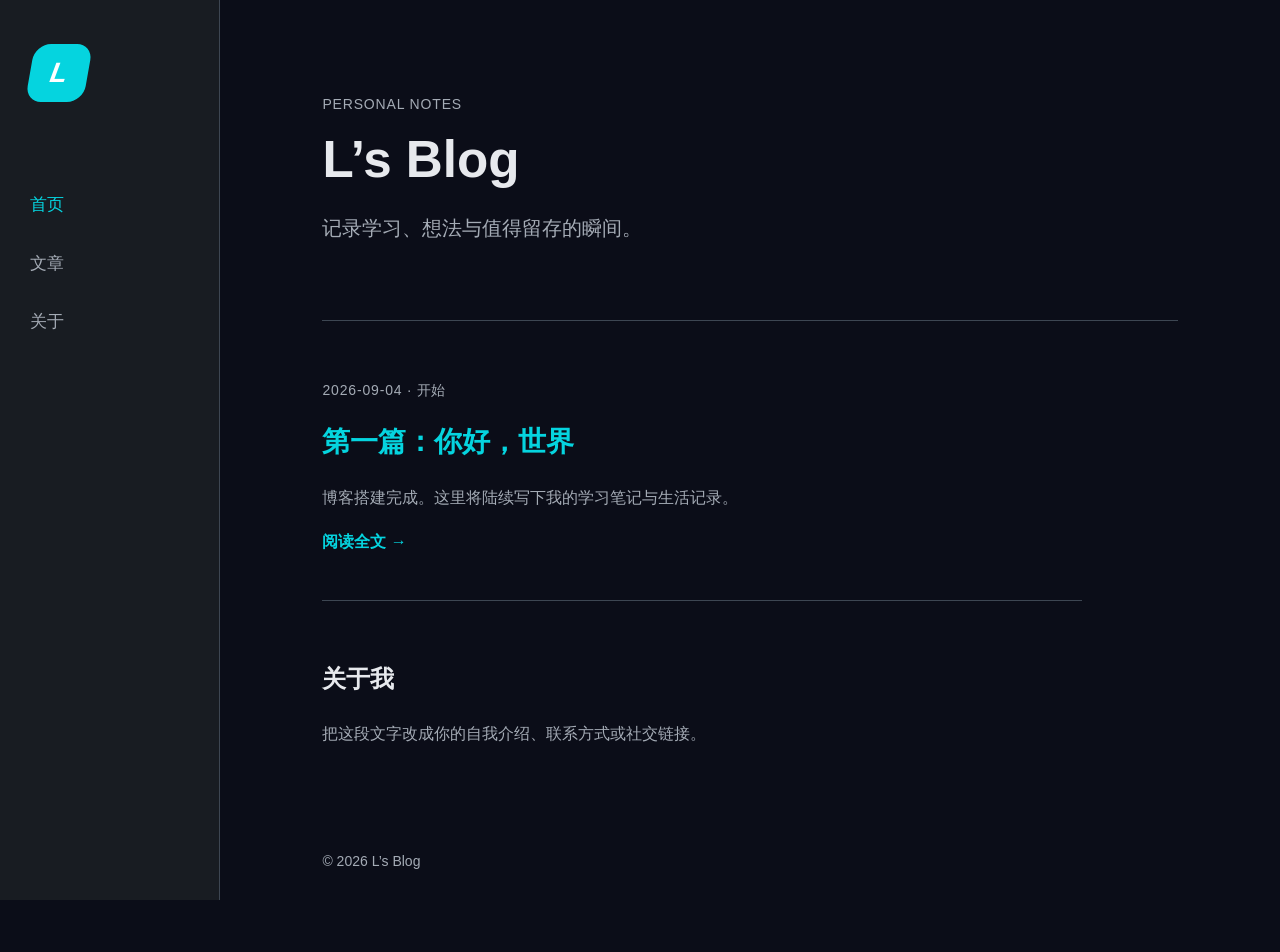
<file: index.html>
<!doctype html>
<html lang="zh-CN">
  <head>
    <meta charset="UTF-8" />
    <meta name="viewport" content="width=device-width, initial-scale=1.0" />
    <meta name="description" content="我的个人博客" />
    <title>L’s Blog</title>
    <link rel="stylesheet" href="style.css" />
  </head>
  <body>
    <aside class="sidebar">
      <a class="brand" href="index.html" aria-label="首页">L</a>
      <nav aria-label="站点导航">
        <a class="active" href="index.html">首页</a>
        <a href="#posts">文章</a>
        <a href="#about">关于</a>
      </nav>
    </aside>
    <main>
      <header class="hero">
        <p class="eyebrow">PERSONAL NOTES</p>
        <h1>L’s Blog</h1>
        <p>记录学习、想法与值得留存的瞬间。</p>
      </header>
      <section id="posts" class="posts" aria-label="最新文章">
        <article>
          <p class="meta">2026-09-04 · 开始</p>
          <h2><a href="posts/hello.html">第一篇：你好，世界</a></h2>
          <p>博客搭建完成。这里将陆续写下我的学习笔记与生活记录。</p>
          <a class="read-more" href="posts/hello.html">阅读全文 →</a>
        </article>
      </section>
      <section id="about" class="about">
        <h2>关于我</h2>
        <p>把这段文字改成你的自我介绍、联系方式或社交链接。</p>
      </section>
      <footer>© 2026 L’s Blog</footer>
    </main>
  </body>
</html>
</file>
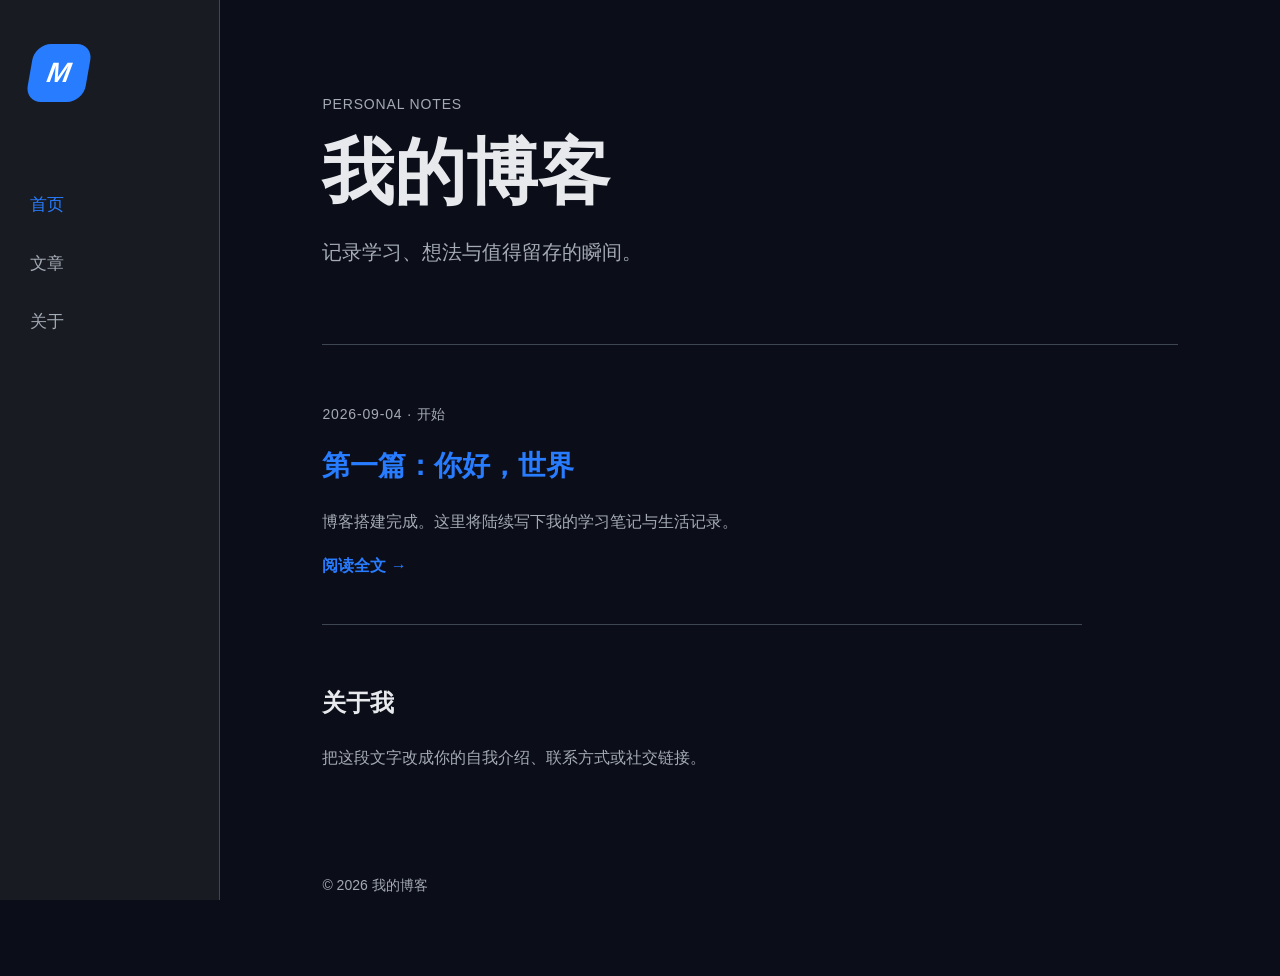
<file: personal-blog/index.html>
<!doctype html>
<html lang="zh-CN">
  <head>
    <meta charset="UTF-8" />
    <meta name="viewport" content="width=device-width, initial-scale=1.0" />
    <meta name="description" content="我的个人博客" />
    <title>我的博客</title>
    <link rel="stylesheet" href="style.css" />
  </head>
  <body>
    <aside class="sidebar">
      <a class="brand" href="index.html" aria-label="首页">M</a>
      <nav aria-label="站点导航">
        <a class="active" href="index.html">首页</a>
        <a href="#posts">文章</a>
        <a href="#about">关于</a>
      </nav>
    </aside>
    <main>
      <header class="hero">
        <p class="eyebrow">PERSONAL NOTES</p>
        <h1>我的博客</h1>
        <p>记录学习、想法与值得留存的瞬间。</p>
      </header>
      <section id="posts" class="posts" aria-label="最新文章">
        <article>
          <p class="meta">2026-09-04 · 开始</p>
          <h2><a href="posts/hello.html">第一篇：你好，世界</a></h2>
          <p>博客搭建完成。这里将陆续写下我的学习笔记与生活记录。</p>
          <a class="read-more" href="posts/hello.html">阅读全文 →</a>
        </article>
      </section>
      <section id="about" class="about">
        <h2>关于我</h2>
        <p>把这段文字改成你的自我介绍、联系方式或社交链接。</p>
      </section>
      <footer>© 2026 我的博客</footer>
    </main>
  </body>
</html>
</file>
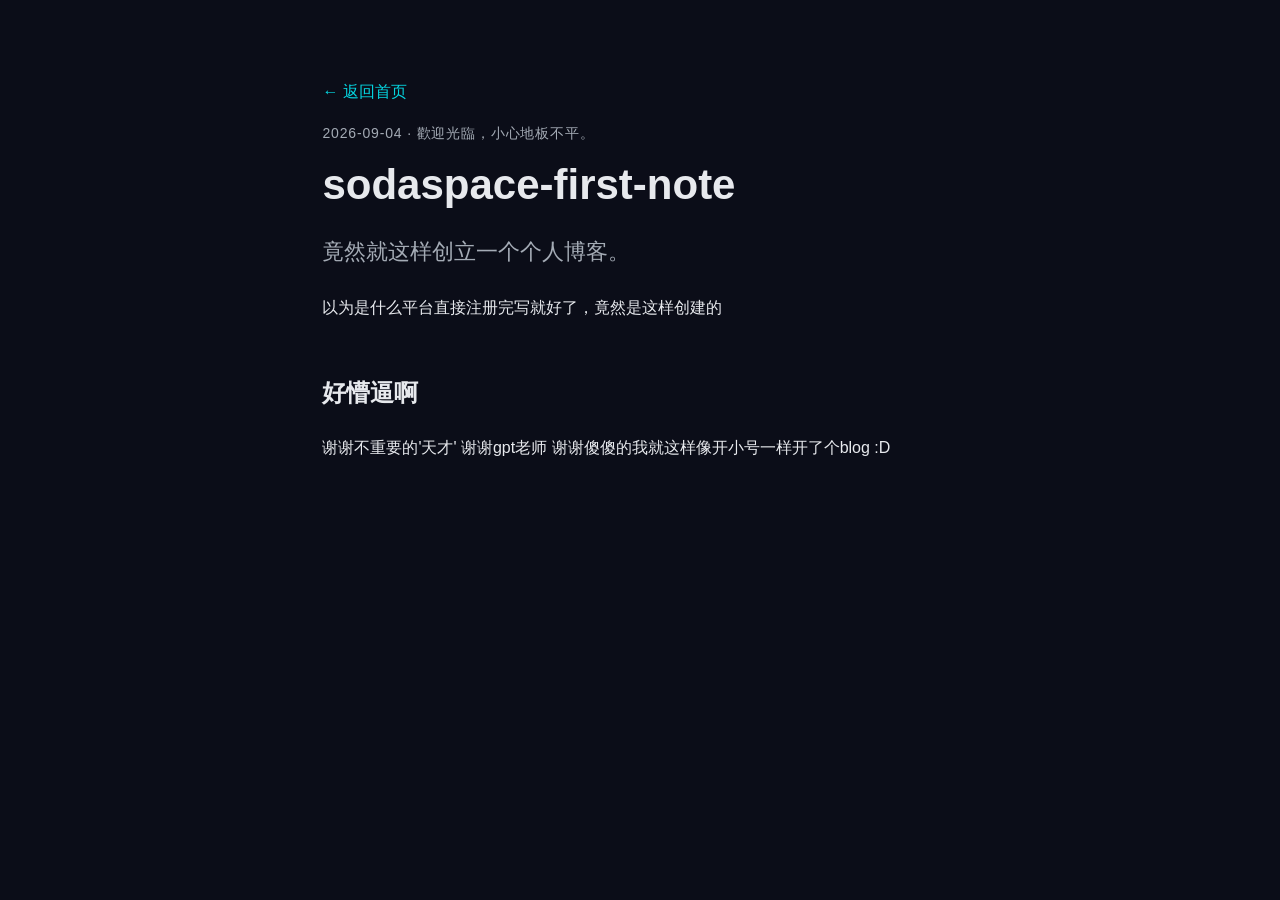
<file: posts/hello.html>
<!doctype html>
<html lang="zh-CN">
  <head>
    <meta charset="UTF-8" />
    <meta name="viewport" content="width=device-width, initial-scale=1.0" />
    <title>sodaspace-first-note</title>
    <link rel="stylesheet" href="../style.css" />
  </head>
  <body>
    <main class="article-page">
      <a class="back" href="../index.html">← 返回首页</a>
      <p class="meta">2026-09-04 · 歡迎光臨，小心地板不平。</p>
      <h1>sodaspace-first-note</h1>
      <p class="lead">竟然就这样创立一个个人博客。</p>
      <p>以为是什么平台直接注册完写就好了，竟然是这样创建的</p>
      <h2>好懵逼啊</h2>
      <p>谢谢不重要的'天才' 谢谢gpt老师 谢谢傻傻的我就这样像开小号一样开了个blog :D</p>
    </main>
  </body>
</html>
</file>
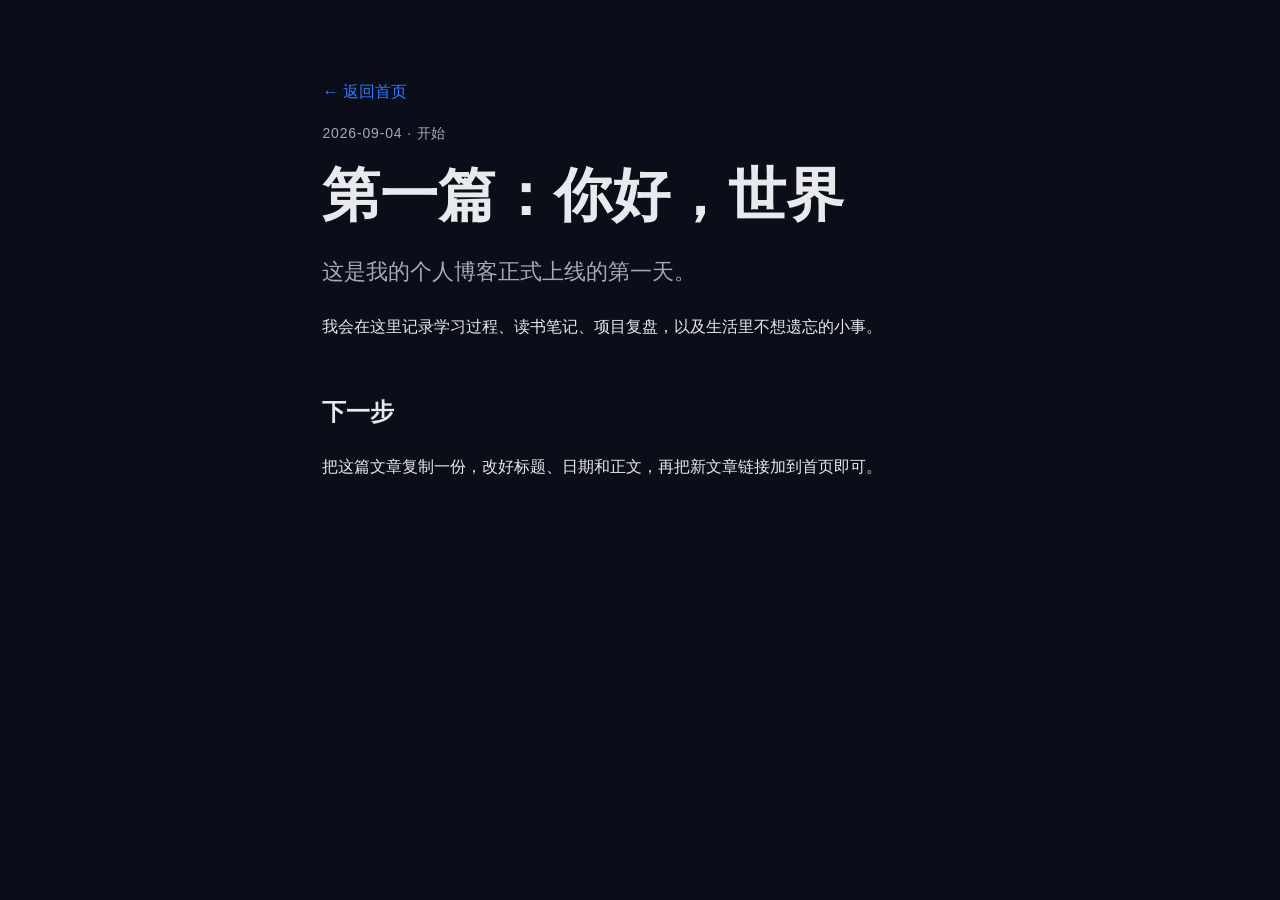
<file: personal-blog/posts/hello.html>
<!doctype html>
<html lang="zh-CN">
  <head>
    <meta charset="UTF-8" />
    <meta name="viewport" content="width=device-width, initial-scale=1.0" />
    <title>第一篇：你好，世界 · 我的博客</title>
    <link rel="stylesheet" href="../style.css" />
  </head>
  <body>
    <main class="article-page">
      <a class="back" href="../index.html">← 返回首页</a>
      <p class="meta">2026-09-04 · 开始</p>
      <h1>第一篇：你好，世界</h1>
      <p class="lead">这是我的个人博客正式上线的第一天。</p>
      <p>我会在这里记录学习过程、读书笔记、项目复盘，以及生活里不想遗忘的小事。</p>
      <h2>下一步</h2>
      <p>把这篇文章复制一份，改好标题、日期和正文，再把新文章链接加到首页即可。</p>
    </main>
  </body>
</html>
</file>
<file: style.css>
:root { --bg:#0b0d18; --panel:#181c22; --line:#3d4652; --text:#e7e9ed; --muted:#a4abb5; --accent:#05d4df; }
* { box-sizing:border-box; }
body { margin:0; background:var(--bg); color:var(--text); font-family:-apple-system,BlinkMacSystemFont,"PingFang SC","Microsoft YaHei",sans-serif; line-height:1.8; }
.sidebar { position:fixed; inset:0 auto 0 0; width:220px; background:var(--panel); border-right:1px solid var(--line); padding:44px 30px; }
.brand { display:grid; place-items:center; width:58px; height:58px; color:white; text-decoration:none; font-weight:800; font-size:28px; font-style:italic; background:var(--accent); border-radius:16px; transform:skew(-10deg); }
nav { display:grid; gap:12px; margin-top:80px; } nav a { color:var(--muted); text-decoration:none; font-size:17px; padding:8px 0; } nav a:hover,nav a.active { color:var(--accent); }
main { margin-left:220px; min-height:100vh; padding:78px clamp(32px,8vw,150px); max-width:1240px; }
.hero { border-bottom:1px solid var(--line); padding-bottom:54px; }.eyebrow,.meta { color:var(--muted); font-size:14px; letter-spacing:.06em; }.hero h1 { margin:8px 0; font-size:clamp(32px,4vw,52px); line-height:1.15; }.hero p:last-child { color:var(--muted); font-size:20px; }
.posts { max-width:760px; }.posts article { padding:43px 0; border-bottom:1px solid var(--line); }.posts h2 { margin:6px 0 12px; font-size:28px; }.posts h2 a,.read-more,.back { color:var(--accent); text-decoration:none; }.posts p { color:var(--muted); }.read-more { font-weight:600; }.about { margin-top:56px; max-width:680px; }.about p { color:var(--muted); } footer { margin-top:100px; color:var(--muted); font-size:14px; }.article-page { max-width:800px; }.article-page h1 { font-size:clamp(30px,4vw,42px); line-height:1.2; margin:12px 0 20px; }.article-page .lead { font-size:22px; color:var(--muted); }.article-page h2 { margin-top:48px; }
@media (max-width:700px) { .sidebar { position:static; width:auto; display:flex; align-items:center; gap:30px; padding:20px 24px; border-right:0; border-bottom:1px solid var(--line); }.brand { width:42px; height:42px; font-size:21px; border-radius:12px; } nav { display:flex; gap:20px; margin:0; } nav a { font-size:15px; } main { margin:0; padding:50px 24px; } }
</file>
<file: personal-blog/style.css>
:root { --bg:#0b0d18; --panel:#181c22; --line:#3d4652; --text:#e7e9ed; --muted:#a4abb5; --accent:#287cff; }
* { box-sizing:border-box; }
body { margin:0; background:var(--bg); color:var(--text); font-family:-apple-system,BlinkMacSystemFont,"PingFang SC","Microsoft YaHei",sans-serif; line-height:1.8; }
.sidebar { position:fixed; inset:0 auto 0 0; width:220px; background:var(--panel); border-right:1px solid var(--line); padding:44px 30px; }
.brand { display:grid; place-items:center; width:58px; height:58px; color:white; text-decoration:none; font-weight:800; font-size:28px; font-style:italic; background:var(--accent); border-radius:16px; transform:skew(-10deg); }
nav { display:grid; gap:12px; margin-top:80px; } nav a { color:var(--muted); text-decoration:none; font-size:17px; padding:8px 0; } nav a:hover,nav a.active { color:var(--accent); }
main { margin-left:220px; min-height:100vh; padding:78px clamp(32px,8vw,150px); max-width:1240px; }
.hero { border-bottom:1px solid var(--line); padding-bottom:54px; }.eyebrow,.meta { color:var(--muted); font-size:14px; letter-spacing:.06em; }.hero h1 { margin:8px 0; font-size:clamp(42px,6vw,72px); line-height:1.15; }.hero p:last-child { color:var(--muted); font-size:20px; }
.posts { max-width:760px; }.posts article { padding:43px 0; border-bottom:1px solid var(--line); }.posts h2 { margin:6px 0 12px; font-size:28px; }.posts h2 a,.read-more,.back { color:var(--accent); text-decoration:none; }.posts p { color:var(--muted); }.read-more { font-weight:600; }.about { margin-top:56px; max-width:680px; }.about p { color:var(--muted); } footer { margin-top:100px; color:var(--muted); font-size:14px; }.article-page { max-width:800px; }.article-page h1 { font-size:clamp(36px,5vw,58px); line-height:1.2; margin:12px 0 20px; }.article-page .lead { font-size:22px; color:var(--muted); }.article-page h2 { margin-top:48px; }
@media (max-width:700px) { .sidebar { position:static; width:auto; display:flex; align-items:center; gap:30px; padding:20px 24px; border-right:0; border-bottom:1px solid var(--line); }.brand { width:42px; height:42px; font-size:21px; border-radius:12px; } nav { display:flex; gap:20px; margin:0; } nav a { font-size:15px; } main { margin:0; padding:50px 24px; } }
</file>
